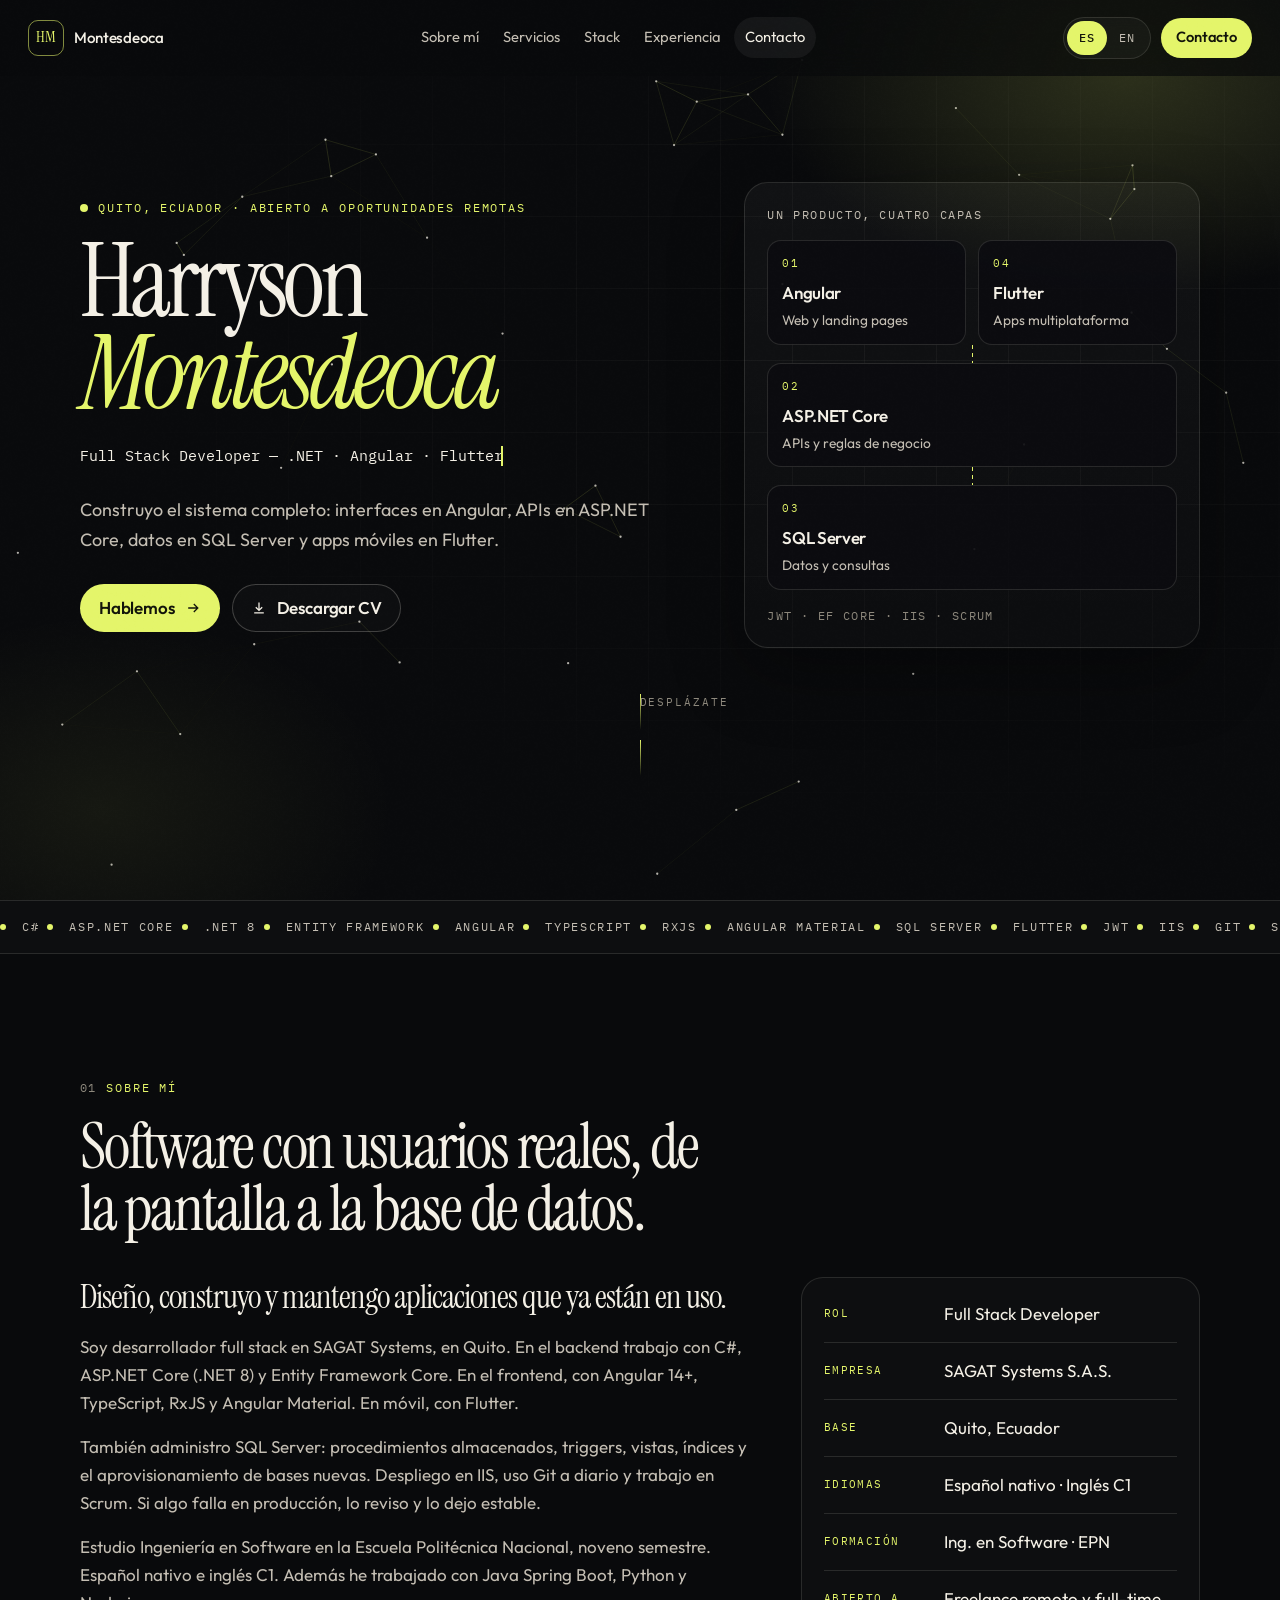
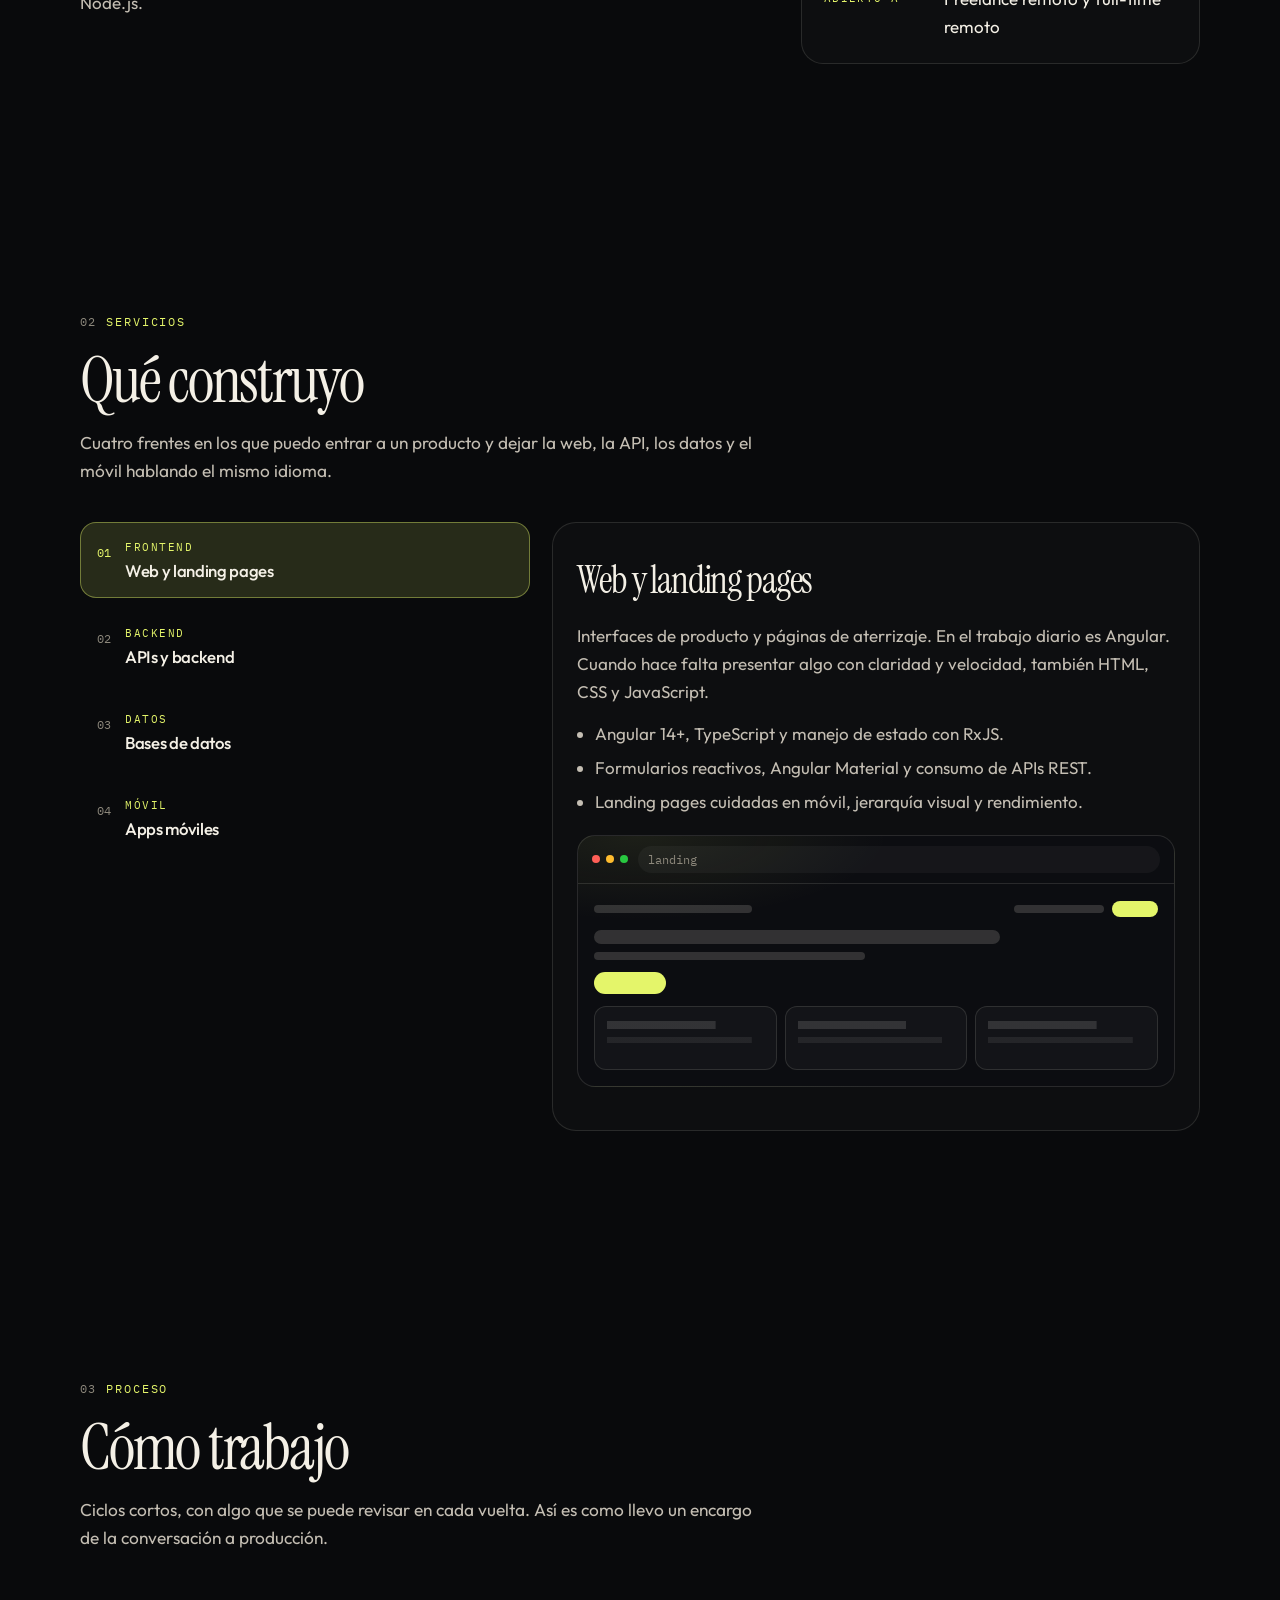
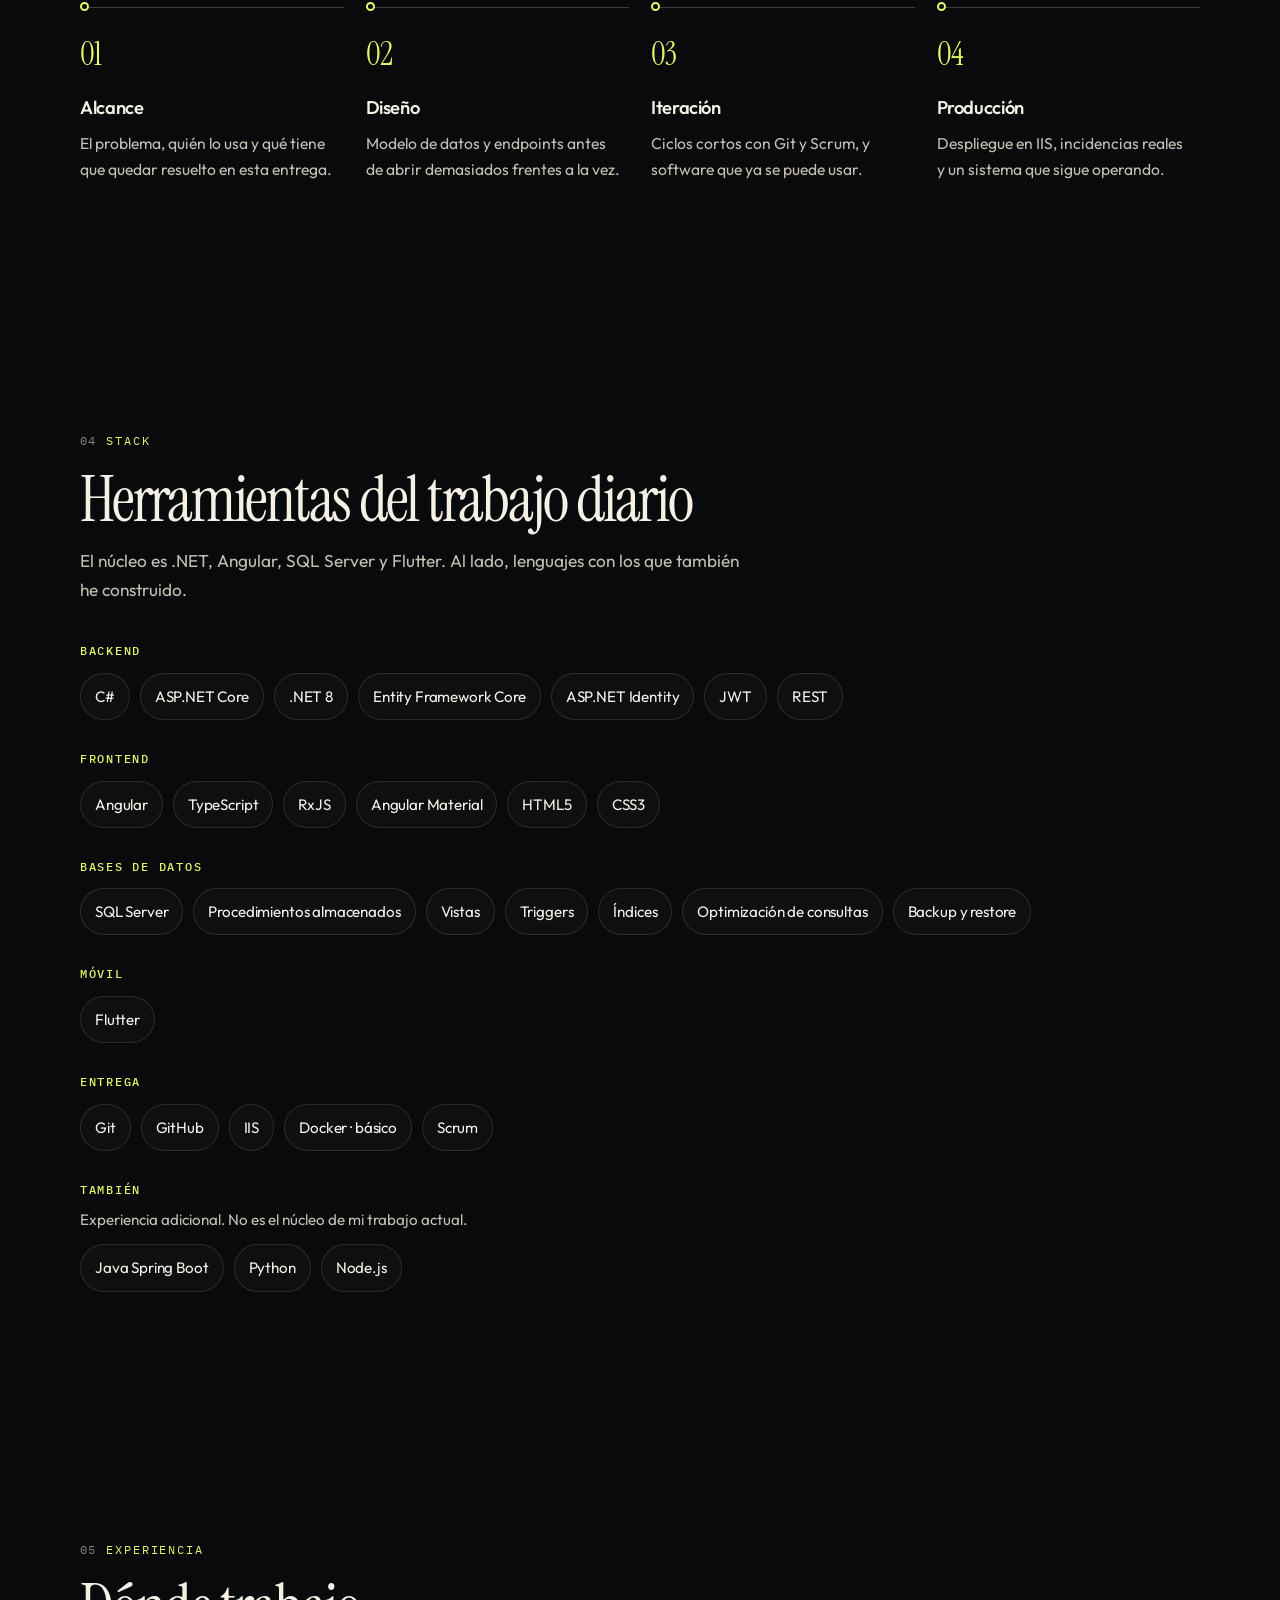
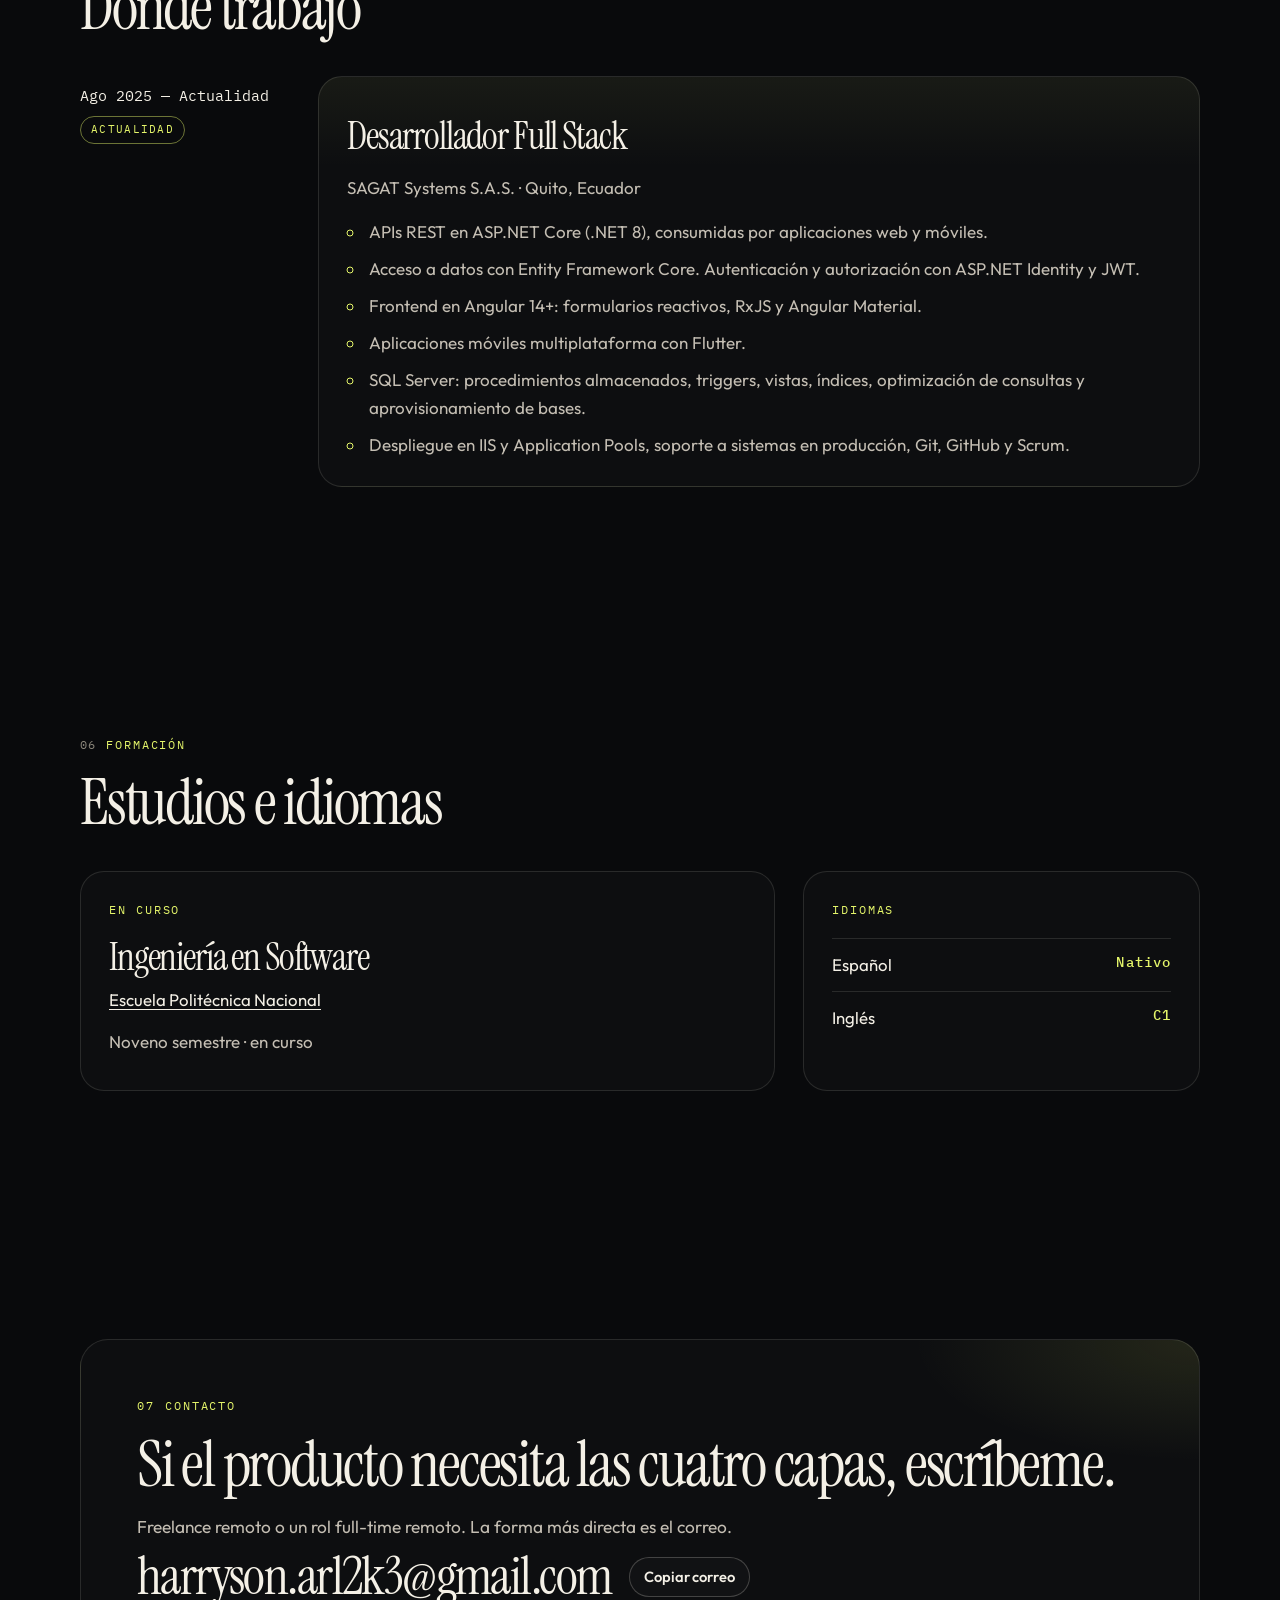
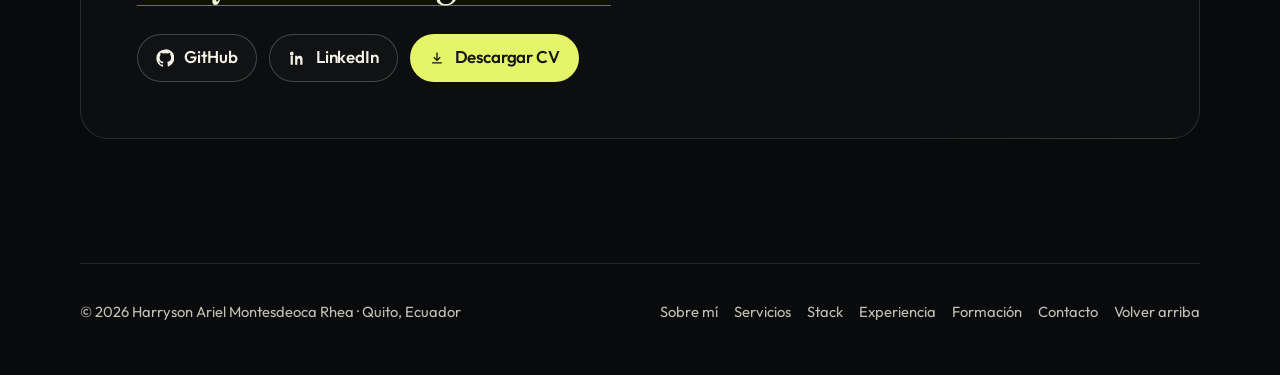
<file: index.html>
<!DOCTYPE html>
<html lang="es">
<head>
  <meta charset="utf-8">
  <meta name="viewport" content="width=device-width, initial-scale=1">
  <title>Harryson Montesdeoca — Desarrollador Full Stack | .NET · Angular · Flutter</title>
  <meta name="description" content="Desarrollador full stack en Quito. APIs con ASP.NET Core, interfaces en Angular, SQL Server y apps móviles en Flutter. Abierto a freelance remoto y roles full-time.">
  <meta name="author" content="Harryson Montesdeoca">
  <meta name="theme-color" content="#090a0c">
  <meta name="color-scheme" content="dark">
  <link rel="canonical" href="https://arl2k3.github.io/">
  <link rel="alternate" hreflang="es" href="https://arl2k3.github.io/">
  <link rel="alternate" hreflang="en" href="https://arl2k3.github.io/?lang=en">
  <link rel="alternate" hreflang="x-default" href="https://arl2k3.github.io/">
  <link rel="me" href="https://github.com/arl2k3">
  <link rel="me" href="https://www.linkedin.com/in/harryson-montesdeoca">

  <meta property="og:type" content="website">
  <meta property="og:locale" content="es_EC">
  <meta property="og:locale:alternate" content="en_US">
  <meta property="og:site_name" content="Harryson Montesdeoca">
  <meta property="og:url" content="https://arl2k3.github.io/">
  <meta property="og:title" content="Harryson Montesdeoca — Desarrollador Full Stack | .NET · Angular · Flutter">
  <meta property="og:description" content="Desarrollador full stack en Quito. APIs con ASP.NET Core, interfaces en Angular, SQL Server y apps móviles en Flutter. Abierto a freelance remoto y roles full-time.">
  <meta property="og:image" content="https://arl2k3.github.io/assets/og.png">
  <meta property="og:image:width" content="1200">
  <meta property="og:image:height" content="630">
  <meta property="og:image:alt" content="Harryson Montesdeoca, Full Stack Developer — .NET · Angular · Flutter">

  <meta name="twitter:card" content="summary_large_image">
  <meta name="twitter:title" content="Harryson Montesdeoca — Desarrollador Full Stack | .NET · Angular · Flutter">
  <meta name="twitter:description" content="Desarrollador full stack en Quito. APIs con ASP.NET Core, interfaces en Angular, SQL Server y apps móviles en Flutter.">
  <meta name="twitter:image" content="https://arl2k3.github.io/assets/og.png">

  <link rel="icon" href="/favicon.svg" type="image/svg+xml">
  <link rel="icon" href="/favicon.ico" sizes="32x32">
  <link rel="apple-touch-icon" href="/assets/apple-touch-icon.png">
  <link rel="manifest" href="/site.webmanifest">

  <link rel="preload" href="/fonts/instrument-serif.woff2" as="font" type="font/woff2" crossorigin>
  <link rel="preload" href="/fonts/instrument-serif-italic.woff2" as="font" type="font/woff2" crossorigin>
  <link rel="stylesheet" href="/css/styles.css?v=d4de94ce">

  <script type="application/ld+json">
  {
    "@context": "https://schema.org",
    "@type": "Person",
    "name": "Harryson Ariel Montesdeoca Rhea",
    "alternateName": "Harryson Montesdeoca",
    "jobTitle": "Full Stack Developer",
    "email": "mailto:harryson.arl2k3@gmail.com",
    "url": "https://arl2k3.github.io/",
    "image": "https://arl2k3.github.io/assets/og.png",
    "address": {
      "@type": "PostalAddress",
      "addressLocality": "Quito",
      "addressCountry": "EC"
    },
    "knowsLanguage": ["es", "en"],
    "knowsAbout": ["ASP.NET Core", "C#", "Angular", "TypeScript", "SQL Server", "Flutter", "Entity Framework Core"],
    "alumniOf": {
      "@type": "CollegeOrUniversity",
      "name": "Escuela Politécnica Nacional",
      "url": "https://www.epn.edu.ec"
    },
    "worksFor": {
      "@type": "Organization",
      "name": "SAGAT Systems S.A.S."
    },
    "sameAs": [
      "https://github.com/arl2k3",
      "https://www.linkedin.com/in/harryson-montesdeoca"
    ]
  }
  </script>
  <script>
    document.documentElement.classList.add("js");
  </script>
</head>
<body id="top">
  <a class="skip" href="#contenido" data-i18n="nav.skip">Saltar al contenido</a>

  <header class="nav" data-nav>
    <a class="logo" href="#top">
      <span class="logo-mark" aria-hidden="true">HM</span>
      <span class="logo-name">Montesdeoca</span>
    </a>
    <nav id="nav-menu" class="nav-links" aria-label="Secciones" data-i18n-aria="nav.sections">
      <a href="#sobre-mi" data-i18n="nav.about">Sobre mí</a>
      <a href="#servicios" data-i18n="nav.services">Servicios</a>
      <a href="#stack" data-i18n="nav.stack">Stack</a>
      <a href="#experiencia" data-i18n="nav.experience">Experiencia</a>
      <a href="#contacto" data-i18n="nav.contact">Contacto</a>
    </nav>
    <div class="nav-tools">
      <div class="lang" role="group" aria-label="Idioma" data-i18n-aria="nav.lang">
        <button type="button" class="lang-btn" data-lang="es" aria-pressed="true">ES</button>
        <button type="button" class="lang-btn" data-lang="en" aria-pressed="false">EN</button>
      </div>
      <a class="btn btn-primary btn-small nav-cta" href="#contacto" data-i18n="nav.cta">Contacto</a>
      <button type="button" class="nav-toggle" aria-expanded="false" aria-controls="nav-menu" aria-label="Abrir menú" data-i18n-aria="nav.open">
        <span class="burger" aria-hidden="true"></span>
      </button>
    </div>
  </header>

  <main id="contenido">
    <section class="hero" aria-labelledby="hero-title">
      <div class="hero-bg" aria-hidden="true">
        <canvas id="field"></canvas>
      </div>
      <div class="wrap hero-grid">
        <div class="hero-copy">
          <p class="status">
            <span class="pulse-dot" aria-hidden="true"></span>
            <span data-i18n="hero.eyebrow">Quito, Ecuador · Abierto a oportunidades remotas</span>
          </p>
          <h1 id="hero-title">
            <span class="name">Harryson<br><span class="name-last">Montesdeoca</span></span>
            <span class="role-wrap"><span class="role" lang="en">Full Stack Developer — .NET · Angular · Flutter</span></span>
          </h1>
          <p class="lead" data-i18n="hero.lead">Construyo el sistema completo: interfaces en Angular, APIs en ASP.NET Core, datos en SQL Server y apps móviles en Flutter.</p>
          <div class="hero-actions">
            <a class="btn btn-primary" href="#contacto">
              <span data-i18n="hero.primary">Hablemos</span>
              <svg viewBox="0 0 20 20" width="16" height="16" aria-hidden="true" fill="none" stroke="currentColor" stroke-width="1.6"><path d="M4 10h12M11 5l5 5-5 5"/></svg>
            </a>
            <a class="btn btn-ghost" href="/cv/Harryson-Montesdeoca-CV.pdf" download="Harryson-Montesdeoca-CV.pdf">
              <svg viewBox="0 0 20 20" width="16" height="16" aria-hidden="true" fill="none" stroke="currentColor" stroke-width="1.6"><path d="M10 3v10M6 9l4 4 4-4M4 16h12"/></svg>
              <span data-i18n="hero.secondary">Descargar CV</span>
            </a>
          </div>
        </div>

        <aside class="system" aria-labelledby="system-title">
          <p class="system-kicker" id="system-title" data-i18n="hero.system">Un producto, cuatro capas</p>
          <div class="system-map">
            <div class="node node-web">
              <span class="node-k">01</span>
              <strong>Angular</strong>
              <em data-i18n="hero.node.web">Web y landing pages</em>
            </div>
            <div class="node node-mobile">
              <span class="node-k">04</span>
              <strong>Flutter</strong>
              <em data-i18n="hero.node.mobile">Apps multiplataforma</em>
            </div>
            <div class="join" aria-hidden="true"></div>
            <div class="node node-api">
              <span class="node-k">02</span>
              <strong>ASP.NET Core</strong>
              <em data-i18n="hero.node.api">APIs y reglas de negocio</em>
            </div>
            <div class="join" aria-hidden="true"></div>
            <div class="node node-db">
              <span class="node-k">03</span>
              <strong>SQL Server</strong>
              <em data-i18n="hero.node.db">Datos y consultas</em>
            </div>
          </div>
          <p class="system-foot" data-i18n="hero.systemFoot">JWT · EF Core · IIS · Scrum</p>
        </aside>
      </div>
      <p class="scroll-hint"><span data-i18n="hero.scroll">Desplázate</span><span aria-hidden="true"></span></p>
    </section>

    <div class="band" aria-hidden="true">
      <div class="marquee">
        <div class="marquee-track">
          <p class="marquee-seq">
            <span>C#</span><span>ASP.NET Core</span><span>.NET 8</span><span>Entity Framework</span><span>Angular</span><span>TypeScript</span><span>RxJS</span><span>Angular Material</span><span>SQL Server</span><span>Flutter</span><span>JWT</span><span>IIS</span><span>Git</span><span>Scrum</span>
          </p>
          <p class="marquee-seq">
            <span>C#</span><span>ASP.NET Core</span><span>.NET 8</span><span>Entity Framework</span><span>Angular</span><span>TypeScript</span><span>RxJS</span><span>Angular Material</span><span>SQL Server</span><span>Flutter</span><span>JWT</span><span>IIS</span><span>Git</span><span>Scrum</span>
          </p>
        </div>
      </div>
    </div>

    <section class="section" id="sobre-mi">
      <div class="wrap">
        <header class="section-head reveal">
          <p class="eyebrow"><span>01</span> <span data-i18n="about.eyebrow">Sobre mí</span></p>
          <h2 data-i18n="about.title">Software con usuarios reales, de la pantalla a la base de datos.</h2>
        </header>
        <div class="about-grid">
          <div class="about-copy reveal">
            <p class="pull" data-i18n="about.pull">Diseño, construyo y mantengo aplicaciones que ya están en uso.</p>
            <p data-i18n="about.p1">Soy desarrollador full stack en SAGAT Systems, en Quito. En el backend trabajo con C#, ASP.NET Core (.NET 8) y Entity Framework Core. En el frontend, con Angular 14+, TypeScript, RxJS y Angular Material. En móvil, con Flutter.</p>
            <p data-i18n="about.p2">También administro SQL Server: procedimientos almacenados, triggers, vistas, índices y el aprovisionamiento de bases nuevas. Despliego en IIS, uso Git a diario y trabajo en Scrum. Si algo falla en producción, lo reviso y lo dejo estable.</p>
            <p data-i18n="about.p3">Estudio Ingeniería en Software en la Escuela Politécnica Nacional, noveno semestre. Español nativo e inglés C1. Además he trabajado con Java Spring Boot, Python y Node.js.</p>
          </div>
          <dl class="facts reveal" style="--d: 80ms">
            <div>
              <dt data-i18n="about.role.k">Rol</dt>
              <dd data-i18n="about.role.v">Full Stack Developer</dd>
            </div>
            <div>
              <dt data-i18n="about.co.k">Empresa</dt>
              <dd data-i18n="about.co.v">SAGAT Systems S.A.S.</dd>
            </div>
            <div>
              <dt data-i18n="about.base.k">Base</dt>
              <dd data-i18n="about.base.v">Quito, Ecuador</dd>
            </div>
            <div>
              <dt data-i18n="about.lang.k">Idiomas</dt>
              <dd data-i18n="about.lang.v">Español nativo · Inglés C1</dd>
            </div>
            <div>
              <dt data-i18n="about.edu.k">Formación</dt>
              <dd data-i18n="about.edu.v">Ing. en Software · EPN</dd>
            </div>
            <div>
              <dt data-i18n="about.open.k">Abierto a</dt>
              <dd data-i18n="about.open.v">Freelance remoto y full-time remoto</dd>
            </div>
          </dl>
        </div>
      </div>
    </section>

    <section class="section" id="servicios">
      <div class="wrap">
        <header class="section-head reveal">
          <p class="eyebrow"><span>02</span> <span data-i18n="svc.eyebrow">Servicios</span></p>
          <h2 data-i18n="svc.title">Qué construyo</h2>
          <p class="lede" data-i18n="svc.lede">Cuatro frentes en los que puedo entrar a un producto y dejar la web, la API, los datos y el móvil hablando el mismo idioma.</p>
        </header>

        <div class="svc reveal">
          <input class="svc-input" type="radio" name="service" id="svc-web" checked>
          <input class="svc-input" type="radio" name="service" id="svc-api">
          <input class="svc-input" type="radio" name="service" id="svc-data">
          <input class="svc-input" type="radio" name="service" id="svc-mobile">
          <div class="svc-layout">
            <div class="svc-tabs" role="presentation">
              <label class="svc-tab tab-web" for="svc-web">
                <span class="idx">01</span>
                <span>
                  <span class="kicker" data-i18n="svc.web.kicker">Frontend</span>
                  <span class="name" data-i18n="svc.web.title">Web y landing pages</span>
                </span>
              </label>
              <label class="svc-tab tab-api" for="svc-api">
                <span class="idx">02</span>
                <span>
                  <span class="kicker" data-i18n="svc.api.kicker">Backend</span>
                  <span class="name" data-i18n="svc.api.title">APIs y backend</span>
                </span>
              </label>
              <label class="svc-tab tab-data" for="svc-data">
                <span class="idx">03</span>
                <span>
                  <span class="kicker" data-i18n="svc.data.kicker">Datos</span>
                  <span class="name" data-i18n="svc.data.title">Bases de datos</span>
                </span>
              </label>
              <label class="svc-tab tab-mobile" for="svc-mobile">
                <span class="idx">04</span>
                <span>
                  <span class="kicker" data-i18n="svc.mobile.kicker">Móvil</span>
                  <span class="name" data-i18n="svc.mobile.title">Apps móviles</span>
                </span>
              </label>
            </div>

            <div class="svc-panels">
              <article class="svc-panel panel-web">
                <h3 data-i18n="svc.web.title">Web y landing pages</h3>
                <p data-i18n="svc.web.body">Interfaces de producto y páginas de aterrizaje. En el trabajo diario es Angular. Cuando hace falta presentar algo con claridad y velocidad, también HTML, CSS y JavaScript.</p>
                <ul>
                  <li data-i18n="svc.web.b1">Angular 14+, TypeScript y manejo de estado con RxJS.</li>
                  <li data-i18n="svc.web.b2">Formularios reactivos, Angular Material y consumo de APIs REST.</li>
                  <li data-i18n="svc.web.b3">Landing pages cuidadas en móvil, jerarquía visual y rendimiento.</li>
                </ul>
                <figure class="viz viz-web">
                  <div class="browser" aria-hidden="true">
                    <div class="browser-bar">
                      <span class="dots"><i></i><i></i><i></i></span>
                      <span class="url" data-i18n="viz.web.url">landing</span>
                    </div>
                    <div class="wire">
                      <div class="w-nav"><span></span><span></span><b></b></div>
                      <div class="w-hero"><span></span><span></span><b></b></div>
                      <div class="w-cards"><i></i><i></i><i></i></div>
                    </div>
                  </div>
                </figure>
              </article>

              <article class="svc-panel panel-api">
                <h3 data-i18n="svc.api.title">APIs y backend</h3>
                <p data-i18n="svc.api.body">APIs REST que la web y el móvil pueden compartir. Autenticación, autorización y un acceso a datos que se puede seguir manteniendo.</p>
                <ul>
                  <li data-i18n="svc.api.b1">ASP.NET Core sobre .NET 8, con contratos REST claros.</li>
                  <li data-i18n="svc.api.b2">JWT y ASP.NET Identity para autenticación y roles.</li>
                  <li data-i18n="svc.api.b3">Entity Framework Core como capa de acceso a datos.</li>
                </ul>
                <figure class="viz viz-api">
                  <div class="flow" aria-hidden="true">
                    <div class="flow-track"></div>
                    <span class="packet packet-req"></span>
                    <span class="packet packet-res"></span>
                    <div class="flow-node"><small>01</small><span data-i18n="viz.api.app">App</span></div>
                    <div class="flow-node"><small>02</small><span>API</span></div>
                    <div class="flow-node"><small>03</small><span>Auth</span></div>
                    <div class="flow-node"><small>04</small><span data-i18n="viz.api.data">Datos</span></div>
                  </div>
                </figure>
              </article>

              <article class="svc-panel panel-data">
                <h3 data-i18n="svc.data.title">Bases de datos</h3>
                <p data-i18n="svc.data.body">SQL Server entra en el diseño, no al final. Modelo, consultas, índices y la operación del día a día: respaldos, restauración y bases nuevas.</p>
                <ul>
                  <li data-i18n="svc.data.b1">Procedimientos almacenados, vistas y triggers.</li>
                  <li data-i18n="svc.data.b2">Índices y optimización de consultas.</li>
                  <li data-i18n="svc.data.b3">Aprovisionamiento de bases, backup y restore.</li>
                </ul>
                <figure class="viz viz-data">
                  <div class="schema" aria-hidden="true">
                    <svg class="schema-svg" viewBox="0 0 100 100" preserveAspectRatio="none">
                      <path class="rel" d="M40 30 C 58 30, 58 24, 64 24"></path>
                      <path class="rel rel-b" d="M40 38 C 52 62, 58 72, 64 76"></path>
                    </svg>
                    <article class="tbl tbl-a">
                      <h4 data-i18n="viz.user">Usuario</h4>
                      <i class="pk"></i><i></i><i></i>
                    </article>
                    <article class="tbl tbl-b">
                      <h4 data-i18n="viz.role">Rol</h4>
                      <i class="pk"></i><i></i>
                    </article>
                    <article class="tbl tbl-c">
                      <h4 data-i18n="viz.session">Sesión</h4>
                      <i class="pk"></i><i></i><i></i>
                    </article>
                  </div>
                </figure>
              </article>

              <article class="svc-panel panel-mobile">
                <h3 data-i18n="svc.mobile.title">Apps móviles</h3>
                <p data-i18n="svc.mobile.body">Aplicaciones multiplataforma en Flutter, apoyadas en las mismas APIs que usa la web. Una base de código para iOS y Android.</p>
                <ul>
                  <li data-i18n="svc.mobile.b1">Interfaces en Flutter conectadas a APIs REST.</li>
                  <li data-i18n="svc.mobile.b2">La misma autenticación y los mismos recursos que la web.</li>
                  <li data-i18n="svc.mobile.b3">Un solo código para iOS y Android.</li>
                </ul>
                <figure class="viz viz-mobile">
                  <div class="phone" aria-hidden="true">
                    <div class="phone-screen">
                      <div class="ph-notch"></div>
                      <div class="ph-head"><span></span><b></b></div>
                      <div class="ph-card"><span></span><span></span></div>
                      <div class="ph-card"><span></span><span></span></div>
                      <div class="ph-nav"><i></i><i></i><i></i></div>
                    </div>
                  </div>
                </figure>
              </article>
            </div>
          </div>
        </div>
      </div>
    </section>

    <section class="section" id="proceso">
      <div class="wrap">
        <header class="section-head reveal">
          <p class="eyebrow"><span>03</span> <span data-i18n="proc.eyebrow">Proceso</span></p>
          <h2 data-i18n="proc.title">Cómo trabajo</h2>
          <p class="lede" data-i18n="proc.lede">Ciclos cortos, con algo que se puede revisar en cada vuelta. Así es como llevo un encargo de la conversación a producción.</p>
        </header>
        <ol class="process-grid">
          <li class="step reveal">
            <span class="step-num">01</span>
            <h3 data-i18n="proc.1.t">Alcance</h3>
            <p data-i18n="proc.1.d">El problema, quién lo usa y qué tiene que quedar resuelto en esta entrega.</p>
          </li>
          <li class="step reveal" style="--d: 70ms">
            <span class="step-num">02</span>
            <h3 data-i18n="proc.2.t">Diseño</h3>
            <p data-i18n="proc.2.d">Modelo de datos y endpoints antes de abrir demasiados frentes a la vez.</p>
          </li>
          <li class="step reveal" style="--d: 140ms">
            <span class="step-num">03</span>
            <h3 data-i18n="proc.3.t">Iteración</h3>
            <p data-i18n="proc.3.d">Ciclos cortos con Git y Scrum, y software que ya se puede usar.</p>
          </li>
          <li class="step reveal" style="--d: 210ms">
            <span class="step-num">04</span>
            <h3 data-i18n="proc.4.t">Producción</h3>
            <p data-i18n="proc.4.d">Despliegue en IIS, incidencias reales y un sistema que sigue operando.</p>
          </li>
        </ol>
      </div>
    </section>

    <section class="section" id="stack">
      <div class="wrap">
        <header class="section-head reveal">
          <p class="eyebrow"><span>04</span> <span data-i18n="stack.eyebrow">Stack</span></p>
          <h2 data-i18n="stack.title">Herramientas del trabajo diario</h2>
          <p class="lede" data-i18n="stack.lede">El núcleo es .NET, Angular, SQL Server y Flutter. Al lado, lenguajes con los que también he construido.</p>
        </header>
        <div class="stack-groups">
          <div class="stack-group reveal">
            <h3 data-i18n="stack.backend">Backend</h3>
            <ul class="chips">
              <li>C#</li>
              <li>ASP.NET Core</li>
              <li>.NET 8</li>
              <li>Entity Framework Core</li>
              <li>ASP.NET Identity</li>
              <li>JWT</li>
              <li>REST</li>
            </ul>
          </div>
          <div class="stack-group reveal">
            <h3 data-i18n="stack.frontend">Frontend</h3>
            <ul class="chips">
              <li>Angular</li>
              <li>TypeScript</li>
              <li>RxJS</li>
              <li>Angular Material</li>
              <li>HTML5</li>
              <li>CSS3</li>
            </ul>
          </div>
          <div class="stack-group reveal">
            <h3 data-i18n="stack.data">Bases de datos</h3>
            <ul class="chips">
              <li>SQL Server</li>
              <li data-i18n="stack.sp">Procedimientos almacenados</li>
              <li data-i18n="stack.views">Vistas</li>
              <li>Triggers</li>
              <li data-i18n="stack.idx">Índices</li>
              <li data-i18n="stack.opt">Optimización de consultas</li>
              <li data-i18n="stack.bak">Backup y restore</li>
            </ul>
          </div>
          <div class="stack-group reveal">
            <h3 data-i18n="stack.mobile">Móvil</h3>
            <ul class="chips">
              <li>Flutter</li>
            </ul>
          </div>
          <div class="stack-group reveal">
            <h3 data-i18n="stack.delivery">Entrega</h3>
            <ul class="chips">
              <li>Git</li>
              <li>GitHub</li>
              <li>IIS</li>
              <li data-i18n="stack.docker">Docker · básico</li>
              <li>Scrum</li>
            </ul>
          </div>
          <div class="stack-group reveal">
            <h3 data-i18n="stack.also">También</h3>
            <p class="note" data-i18n="stack.alsoNote">Experiencia adicional. No es el núcleo de mi trabajo actual.</p>
            <ul class="chips">
              <li>Java Spring Boot</li>
              <li>Python</li>
              <li>Node.js</li>
            </ul>
          </div>
        </div>
      </div>
    </section>

    <section class="section" id="experiencia">
      <div class="wrap">
        <header class="section-head reveal">
          <p class="eyebrow"><span>05</span> <span data-i18n="exp.eyebrow">Experiencia</span></p>
          <h2 data-i18n="exp.title">Dónde trabajo</h2>
        </header>
        <ol class="timeline">
          <li class="reveal">
            <div class="when">
              <time datetime="2025-08" data-i18n="exp.date">Ago 2025 — Actualidad</time>
              <span class="pill" data-i18n="exp.now">Actualidad</span>
            </div>
            <article class="job">
              <h3 data-i18n="exp.role">Desarrollador Full Stack</h3>
              <p class="where" data-i18n="exp.where">SAGAT Systems S.A.S. · Quito, Ecuador</p>
              <ul>
                <li data-i18n="exp.b1">APIs REST en ASP.NET Core (.NET 8), consumidas por aplicaciones web y móviles.</li>
                <li data-i18n="exp.b2">Acceso a datos con Entity Framework Core. Autenticación y autorización con ASP.NET Identity y JWT.</li>
                <li data-i18n="exp.b3">Frontend en Angular 14+: formularios reactivos, RxJS y Angular Material.</li>
                <li data-i18n="exp.b4">Aplicaciones móviles multiplataforma con Flutter.</li>
                <li data-i18n="exp.b5">SQL Server: procedimientos almacenados, triggers, vistas, índices, optimización de consultas y aprovisionamiento de bases.</li>
                <li data-i18n="exp.b6">Despliegue en IIS y Application Pools, soporte a sistemas en producción, Git, GitHub y Scrum.</li>
              </ul>
            </article>
          </li>
        </ol>
      </div>
    </section>

    <section class="section" id="formacion">
      <div class="wrap">
        <header class="section-head reveal">
          <p class="eyebrow"><span>06</span> <span data-i18n="edu.eyebrow">Formación</span></p>
          <h2 data-i18n="edu.title">Estudios e idiomas</h2>
        </header>
        <div class="edu-grid">
          <article class="card reveal">
            <p class="eyebrow" data-i18n="edu.kicker">En curso</p>
            <h3 data-i18n="edu.degree">Ingeniería en Software</h3>
            <p class="school">
              <a href="https://www.epn.edu.ec" target="_blank" rel="noopener noreferrer" data-i18n="edu.school" data-i18n-aria="contact.schoolAria">Escuela Politécnica Nacional</a>
            </p>
            <p class="status-line" data-i18n="edu.status">Noveno semestre · en curso</p>
          </article>
          <article class="card reveal" style="--d: 80ms">
            <p class="eyebrow" data-i18n="edu.langTitle">Idiomas</p>
            <ul class="lang-lines">
              <li><span data-i18n="edu.es">Español</span> <b data-i18n="edu.esk">Nativo</b></li>
              <li><span data-i18n="edu.en">Inglés</span> <b data-i18n="edu.enk">C1</b></li>
            </ul>
          </article>
        </div>
      </div>
    </section>

    <section class="section" id="contacto">
      <div class="wrap">
        <div class="contact-panel reveal">
          <p class="eyebrow"><span>07</span> <span data-i18n="contact.eyebrow">Contacto</span></p>
          <h2 data-i18n="contact.title">Si el producto necesita las cuatro capas, escríbeme.</h2>
          <p class="lede" data-i18n="contact.lede">Freelance remoto o un rol full-time remoto. La forma más directa es el correo.</p>
          <div class="contact-email">
            <a class="email" href="mailto:harryson.arl2k3@gmail.com">harryson.arl2k3@gmail.com</a>
            <button type="button" class="btn btn-ghost btn-small" data-copy="harryson.arl2k3@gmail.com">
              <span data-i18n="contact.copy" aria-live="polite">Copiar correo</span>
            </button>
          </div>
          <div class="contact-links">
            <a class="btn btn-ghost" href="https://github.com/arl2k3" target="_blank" rel="noopener noreferrer" data-i18n-aria="contact.githubAria" aria-label="GitHub, se abre en una pestaña nueva">
              <svg viewBox="0 0 24 24" width="18" height="18" aria-hidden="true" fill="currentColor"><path d="M12 .5A11.5 11.5 0 0 0 .5 12.3c0 5.2 3.4 9.6 8.1 11.2.6.1.8-.3.8-.6v-2.1c-3.3.7-4-1.6-4-1.6-.5-1.4-1.3-1.8-1.3-1.8-1.1-.8.1-.8.1-.8 1.2.1 1.8 1.2 1.8 1.2 1.1 1.9 2.8 1.3 3.5 1 .1-.8.4-1.3.7-1.6-2.6-.3-5.3-1.3-5.3-5.9 0-1.3.5-2.4 1.2-3.2-.1-.3-.5-1.6.1-3.2 0 0 1-.3 3.3 1.2a11.4 11.4 0 0 1 6 0c2.3-1.5 3.3-1.2 3.3-1.2.6 1.6.2 2.9.1 3.2.8.8 1.2 1.9 1.2 3.2 0 4.6-2.7 5.6-5.3 5.9.4.4.8 1.1.8 2.2v3.2c0 .3.2.7.8.6 4.7-1.6 8.1-6 8.1-11.2A11.5 11.5 0 0 0 12 .5Z"/></svg>
              GitHub
            </a>
            <a class="btn btn-ghost" href="https://www.linkedin.com/in/harryson-montesdeoca" target="_blank" rel="noopener noreferrer" data-i18n-aria="contact.linkedinAria" aria-label="LinkedIn, se abre en una pestaña nueva">
              <svg viewBox="0 0 24 24" width="18" height="18" aria-hidden="true" fill="currentColor"><path d="M4.98 3.5A2.5 2.5 0 1 1 5 8.5a2.5 2.5 0 0 1-.02-5ZM3.5 9h3V21h-3V9ZM9.5 9h2.9v1.6h.1c.4-.8 1.4-1.7 3-1.7 3.2 0 3.8 2.1 3.8 4.8V21h-3v-5.3c0-1.3 0-2.9-1.8-2.9s-2 1.4-2 2.8V21h-3V9Z"/></svg>
              LinkedIn
            </a>
            <a class="btn btn-primary" href="/cv/Harryson-Montesdeoca-CV.pdf" download="Harryson-Montesdeoca-CV.pdf">
              <svg viewBox="0 0 20 20" width="16" height="16" aria-hidden="true" fill="none" stroke="currentColor" stroke-width="1.6"><path d="M10 3v10M6 9l4 4 4-4M4 16h12"/></svg>
              <span data-i18n="hero.secondary">Descargar CV</span>
            </a>
          </div>
        </div>
      </div>
    </section>
  </main>

  <footer class="footer">
    <div class="wrap footer-bar">
      <p>© <span id="year">2026</span> <span data-i18n="footer.copy">Harryson Ariel Montesdeoca Rhea · Quito, Ecuador</span></p>
      <nav class="footer-links" aria-label="Footer">
        <a href="#sobre-mi" data-i18n="nav.about">Sobre mí</a>
        <a href="#servicios" data-i18n="nav.services">Servicios</a>
        <a href="#stack" data-i18n="nav.stack">Stack</a>
        <a href="#experiencia" data-i18n="nav.experience">Experiencia</a>
        <a href="#formacion" data-i18n="footer.formacion">Formación</a>
        <a href="#contacto" data-i18n="nav.contact">Contacto</a>
        <a class="to-top" href="#top" data-i18n="footer.top">Volver arriba</a>
      </nav>
    </div>
  </footer>

  <script src="/js/main.js?v=d4de94ce" defer></script>
</body>
</html>
</file>
<file: css/styles.css>
/* Harryson Montesdeoca — portfolio
   Fonts: Instrument Serif, Outfit, IBM Plex Mono (SIL OFL). See /fonts. */

:root {
  --bg: #090a0c;
  --bg-elev: #121318;
  --bg-code: #0c0d11;
  --line: rgba(244, 240, 230, 0.12);
  --line-strong: rgba(244, 240, 230, 0.22);
  --text: #f4f0e6;
  --muted: #c4beb3;
  --faint: #8d887c;
  --accent: #e4f56a;
  --accent-soft: rgba(228, 245, 106, 0.14);
  --ink: #12140a;
  --serif: "Instrument Serif", "Iowan Old Style", Palatino, Georgia, serif;
  --sans: "Outfit", "Segoe UI", sans-serif;
  --mono: "IBM Plex Mono", ui-monospace, "SFMono-Regular", Menlo, Consolas, monospace;
  --nav-h: 76px;
  --shadow: 0 24px 70px rgba(0, 0, 0, 0.35);
  --ease: cubic-bezier(0.22, 1, 0.36, 1);
  color-scheme: dark;
  accent-color: var(--accent);
}

@font-face {
  font-family: "Instrument Serif";
  src: url("../fonts/instrument-serif.woff2") format("woff2");
  font-weight: 400;
  font-style: normal;
  font-display: optional;
  unicode-range: U+0000-00FF, U+0131, U+0152-0153, U+02BB-02BC, U+02C6, U+02DA, U+02DC, U+0304, U+0308, U+0329, U+2000-206F, U+20AC, U+2122, U+2191, U+2193, U+2212, U+2215, U+FEFF, U+FFFD;
}

@font-face {
  font-family: "Instrument Serif";
  src: url("../fonts/instrument-serif-italic.woff2") format("woff2");
  font-weight: 400;
  font-style: italic;
  font-display: optional;
  unicode-range: U+0000-00FF, U+0131, U+0152-0153, U+02BB-02BC, U+02C6, U+02DA, U+02DC, U+0304, U+0308, U+0329, U+2000-206F, U+20AC, U+2122, U+2191, U+2193, U+2212, U+2215, U+FEFF, U+FFFD;
}

@font-face {
  font-family: "Outfit";
  src: url("../fonts/outfit.woff2") format("woff2");
  font-weight: 300 600;
  font-style: normal;
  font-display: swap;
  unicode-range: U+0000-00FF, U+0131, U+0152-0153, U+02BB-02BC, U+02C6, U+02DA, U+02DC, U+0304, U+0308, U+0329, U+2000-206F, U+20AC, U+2122, U+2191, U+2193, U+2212, U+2215, U+FEFF, U+FFFD;
}

@font-face {
  font-family: "IBM Plex Mono";
  src: url("../fonts/ibm-plex-mono-400.woff2") format("woff2");
  font-weight: 400;
  font-style: normal;
  font-display: swap;
  unicode-range: U+0000-00FF, U+0131, U+0152-0153, U+02BB-02BC, U+02C6, U+02DA, U+02DC, U+0304, U+0308, U+0329, U+2000-206F, U+20AC, U+2122, U+2191, U+2193, U+2212, U+2215, U+FEFF, U+FFFD;
}

@font-face {
  font-family: "IBM Plex Mono";
  src: url("../fonts/ibm-plex-mono-500.woff2") format("woff2");
  font-weight: 500;
  font-style: normal;
  font-display: swap;
  unicode-range: U+0000-00FF, U+0131, U+0152-0153, U+02BB-02BC, U+02C6, U+02DA, U+02DC, U+0304, U+0308, U+0329, U+2000-206F, U+20AC, U+2122, U+2191, U+2193, U+2212, U+2215, U+FEFF, U+FFFD;
}

*,
*::before,
*::after {
  box-sizing: border-box;
}

html {
  scroll-behavior: smooth;
  scroll-padding-top: 92px;
  overflow-x: clip;
  -webkit-text-size-adjust: 100%;
  text-size-adjust: 100%;
}

body {
  margin: 0;
  min-height: 100vh;
  background: var(--bg);
  color: var(--text);
  font-family: var(--sans);
  font-weight: 400;
  font-size: 1.0625rem;
  line-height: 1.65;
  text-rendering: optimizeLegibility;
}

body::before {
  content: "";
  position: fixed;
  inset: 0;
  z-index: 80;
  pointer-events: none;
  opacity: 0.22;
  background-image: url("../assets/noise.png");
  background-size: 180px 180px;
  mix-blend-mode: overlay;
}

img,
svg {
  display: block;
  max-width: 100%;
}

button,
input {
  font: inherit;
  color: inherit;
}

a {
  color: inherit;
}

::selection {
  background: var(--accent);
  color: var(--ink);
}

:focus-visible {
  outline: 2px solid var(--accent);
  outline-offset: 3px;
}

.sr-only {
  position: absolute;
  width: 1px;
  height: 1px;
  padding: 0;
  margin: -1px;
  overflow: hidden;
  clip: rect(0, 0, 0, 0);
  white-space: nowrap;
  border: 0;
}

.skip {
  position: absolute;
  left: 12px;
  top: -48px;
  z-index: 100;
  background: var(--accent);
  color: var(--ink);
  padding: 10px 14px;
  border-radius: 999px;
  text-decoration: none;
  font-weight: 560;
}

.skip:focus {
  top: 12px;
}

.wrap {
  width: min(1120px, calc(100% - 48px));
  margin-inline: auto;
}

.nav {
  position: fixed;
  top: 0;
  left: 0;
  right: 0;
  z-index: 60;
  height: var(--nav-h);
  display: grid;
  grid-template-columns: auto 1fr auto;
  align-items: center;
  gap: 18px;
  padding: 0 28px;
  background: rgba(9, 10, 12, 0.72);
  backdrop-filter: blur(18px) saturate(1.3);
  -webkit-backdrop-filter: blur(18px) saturate(1.3);
  border-bottom: 1px solid transparent;
  transition: border-color 0.3s var(--ease), background 0.3s var(--ease);
}

.nav.is-scrolled {
  border-bottom-color: var(--line);
  background: rgba(9, 10, 12, 0.88);
}

.logo {
  display: flex;
  align-items: center;
  gap: 10px;
  text-decoration: none;
  color: var(--text);
  min-height: 44px;
}

.logo-mark {
  width: 36px;
  height: 36px;
  display: grid;
  place-items: center;
  border-radius: 10px;
  border: 1px solid rgba(228, 245, 106, 0.55);
  color: var(--accent);
  font-family: var(--serif);
  font-size: 1rem;
  letter-spacing: -0.03em;
}

.logo-name {
  font-size: 0.95rem;
  letter-spacing: -0.02em;
  font-weight: 500;
}

.nav-links {
  display: flex;
  justify-content: center;
  align-items: center;
  gap: 2px;
}

.nav-links a {
  color: var(--muted);
  text-decoration: none;
  font-size: 0.92rem;
  padding: 8px 11px;
  border-radius: 999px;
  transition: color 0.2s var(--ease), background 0.2s var(--ease);
}

.nav-links a:hover,
.nav-links a.is-active {
  color: var(--text);
}

.nav-links a.is-active {
  background: rgba(255, 255, 255, 0.05);
}

.nav-tools {
  display: flex;
  align-items: center;
  gap: 10px;
}

.lang {
  display: flex;
  padding: 3px;
  border: 1px solid var(--line);
  border-radius: 999px;
  background: rgba(255, 255, 255, 0.03);
}

.lang-btn {
  border: 0;
  background: transparent;
  color: var(--muted);
  font-family: var(--mono);
  font-size: 0.72rem;
  letter-spacing: 0.08em;
  min-width: 40px;
  min-height: 34px;
  border-radius: 999px;
  cursor: pointer;
}

.lang-btn[aria-pressed="true"] {
  background: var(--accent);
  color: var(--ink);
  font-weight: 500;
}

.nav-toggle {
  display: none;
  width: 44px;
  height: 44px;
  place-items: center;
  border-radius: 12px;
  border: 1px solid var(--line);
  background: transparent;
  cursor: pointer;
}

.burger,
.burger::before,
.burger::after {
  display: block;
  width: 18px;
  height: 1.5px;
  background: var(--text);
  position: relative;
  border-radius: 2px;
}

.burger::before,
.burger::after {
  content: "";
  position: absolute;
  left: 0;
}

.burger::before {
  top: -6px;
}

.burger::after {
  top: 6px;
}

.nav.is-open .burger {
  background: transparent;
}

.nav.is-open .burger::before {
  top: 0;
  transform: rotate(45deg);
}

.nav.is-open .burger::after {
  top: 0;
  transform: rotate(-45deg);
}

.btn {
  display: inline-flex;
  align-items: center;
  justify-content: center;
  gap: 10px;
  min-height: 48px;
  padding: 0 18px;
  border-radius: 999px;
  border: 1px solid transparent;
  text-decoration: none;
  font-weight: 560;
  letter-spacing: -0.01em;
  cursor: pointer;
  background: transparent;
  transition: transform 0.25s var(--ease), background 0.25s var(--ease), border-color 0.25s var(--ease), color 0.25s var(--ease);
}

.btn svg {
  transition: transform 0.25s var(--ease);
}

.btn:hover svg {
  transform: translateX(3px);
}

.btn-primary {
  background: var(--accent);
  color: var(--ink);
}

.btn-primary:hover {
  background: #eef7a4;
  transform: translateY(-2px);
}

.btn-ghost {
  color: var(--text);
  border-color: var(--line-strong);
  background: rgba(255, 255, 255, 0.02);
}

.btn-ghost:hover {
  border-color: var(--accent);
  color: var(--accent);
  transform: translateY(-2px);
}

.btn-small {
  min-height: 40px;
  padding: 0 14px;
  font-size: 0.92rem;
}

.hero {
  position: relative;
  min-height: 100svh;
  display: flex;
  flex-direction: column;
  justify-content: center;
  padding: calc(var(--nav-h) + 18px) 0 36px;
}

.hero-bg {
  position: absolute;
  inset: 0;
  overflow: hidden;
  pointer-events: none;
}

.hero-bg canvas {
  width: 100%;
  height: 100%;
  display: block;
}

.hero-bg::before,
.hero-bg::after {
  content: "";
  position: absolute;
  inset: 0;
}

.hero-bg::before {
  background-image:
    linear-gradient(rgba(244, 240, 230, 0.045) 1px, transparent 1px),
    linear-gradient(90deg, rgba(244, 240, 230, 0.045) 1px, transparent 1px);
  background-size: 72px 72px;
  mask-image: radial-gradient(ellipse at 70% 40%, #000 10%, transparent 68%);
}

.hero-bg::after {
  background:
    radial-gradient(520px 320px at 88% 8%, rgba(228, 245, 106, 0.16), transparent 70%),
    radial-gradient(420px 280px at 8% 90%, rgba(228, 245, 106, 0.06), transparent 70%);
}

.hero-grid {
  position: relative;
  z-index: 1;
  display: grid;
  grid-template-columns: minmax(0, 1.15fr) minmax(280px, 0.85fr);
  gap: 48px;
  align-items: center;
}

.eyebrow,
.status {
  display: flex;
  align-items: center;
  gap: 10px;
  margin: 0 0 18px;
  color: var(--accent);
  font-family: var(--mono);
  font-size: 0.75rem;
  letter-spacing: 0.16em;
  text-transform: uppercase;
}

.section-head .eyebrow span:first-child {
  color: var(--faint);
  letter-spacing: 0.08em;
}

.pulse-dot {
  width: 8px;
  height: 8px;
  border-radius: 50%;
  background: var(--accent);
  box-shadow: 0 0 0 0 rgba(228, 245, 106, 0.55);
  animation: ping 2.4s ease-out infinite;
  flex: none;
}

@keyframes ping {
  70% {
    box-shadow: 0 0 0 9px rgba(228, 245, 106, 0);
  }
  100% {
    box-shadow: 0 0 0 0 rgba(228, 245, 106, 0);
  }
}

h1 {
  margin: 0;
  font-weight: 400;
}

.name {
  display: block;
  font-family: var(--serif);
  font-weight: 400;
  font-size: clamp(4rem, 8vw, 7.15rem);
  line-height: 0.9;
  letter-spacing: -0.045em;
}

.name-last {
  font-style: italic;
  color: var(--accent);
}

.role-wrap {
  display: inline-block;
  position: relative;
  max-width: 100%;
  margin-top: 22px;
  animation: typeclip 2.15s steps(49, end) 0.2s both;
}

.role {
  display: block;
  font-family: var(--mono);
  font-weight: 400;
  font-size: clamp(0.78rem, 1.2vw, 0.95rem);
  letter-spacing: 0;
  color: var(--text);
  white-space: nowrap;
}

.role-wrap::after {
  content: "";
  position: absolute;
  top: 0.12em;
  bottom: 0.08em;
  left: 0;
  width: 2px;
  background: var(--accent);
  animation: caretm 2.15s steps(49, end) 0.2s both, blink 1s steps(1, end) 2.4s infinite;
}

@keyframes typeclip {
  from {
    clip-path: inset(0 100% 0 0);
  }
  to {
    clip-path: inset(0 0 0 0);
  }
}

@keyframes caretm {
  from {
    left: 0;
  }
  to {
    left: calc(100% - 2px);
  }
}

@keyframes blink {
  50% {
    opacity: 0;
  }
}

.lead {
  max-width: 38rem;
  margin: 22px 0 0;
  color: var(--muted);
  font-size: 1.12rem;
  line-height: 1.7;
  text-wrap: pretty;
}

.hero-actions {
  display: flex;
  flex-wrap: wrap;
  gap: 12px;
  margin-top: 28px;
}

.system {
  position: relative;
  border: 1px solid var(--line);
  border-radius: 24px;
  padding: 22px;
  background:
    linear-gradient(180deg, rgba(255, 255, 255, 0.035), rgba(255, 255, 255, 0.015));
  box-shadow: var(--shadow);
}

.system-kicker {
  margin: 0 0 16px;
  font-family: var(--mono);
  font-size: 0.72rem;
  letter-spacing: 0.14em;
  text-transform: uppercase;
  color: var(--muted);
}

.system-map {
  display: grid;
  grid-template-columns: 1fr 1fr;
  gap: 0 12px;
}

.node {
  position: relative;
  z-index: 1;
  background: rgba(12, 13, 17, 0.92);
  border: 1px solid var(--line);
  border-radius: 14px;
  padding: 14px 14px 12px;
  min-height: 84px;
  transition: border-color 0.25s var(--ease), transform 0.25s var(--ease);
}

.node:hover {
  border-color: rgba(228, 245, 106, 0.55);
  transform: translateY(-3px);
}

.node-web {
  grid-column: 1;
}

.node-mobile {
  grid-column: 2;
}

.node-api,
.node-db {
  grid-column: 1 / -1;
}

.node-k {
  display: block;
  font-family: var(--mono);
  font-size: 0.68rem;
  letter-spacing: 0.14em;
  color: var(--accent);
  margin-bottom: 6px;
}

.node strong {
  display: block;
  font-weight: 560;
  letter-spacing: -0.02em;
}

.node em {
  display: block;
  margin-top: 2px;
  font-style: normal;
  color: var(--muted);
  font-size: 0.86rem;
}

.join {
  grid-column: 1 / -1;
  height: 18px;
  position: relative;
}

.join::before {
  content: "";
  position: absolute;
  left: 50%;
  top: 0;
  bottom: 0;
  width: 1px;
  background: repeating-linear-gradient(to bottom, var(--accent) 0 4px, transparent 4px 8px);
  animation: flow 0.9s linear infinite;
}

@keyframes flow {
  to {
    background-position: 0 8px;
  }
}

.system-foot {
  margin: 16px 0 0;
  color: var(--faint);
  font-family: var(--mono);
  font-size: 0.72rem;
  letter-spacing: 0.12em;
  text-transform: uppercase;
}

.scroll-hint {
  position: relative;
  z-index: 1;
  margin: 36px 0 0;
  text-align: center;
  color: var(--faint);
  font-family: var(--mono);
  font-size: 0.68rem;
  letter-spacing: 0.18em;
  text-transform: uppercase;
}

.scroll-hint span {
  display: block;
  width: 1px;
  height: 36px;
  margin: 10px auto 0;
  background: linear-gradient(var(--accent), transparent);
}

.band {
  border-block: 1px solid var(--line);
  background: rgba(255, 255, 255, 0.015);
  overflow: hidden;
  padding: 16px 0;
}

.marquee-track,
.marquee-seq {
  display: flex;
  align-items: center;
  margin: 0;
}

body.nav-open {
  overflow: hidden;
}

.marquee-track {
  width: max-content;
  animation: ticker 46s linear infinite;
}

.band:hover .marquee-track {
  animation-play-state: paused;
}

.marquee-seq span {
  font-family: var(--mono);
  font-size: 0.75rem;
  letter-spacing: 0.14em;
  text-transform: uppercase;
  color: var(--muted);
  padding: 0 8px 0 22px;
  position: relative;
  user-select: none;
}

.marquee-seq span::before {
  content: "";
  width: 6px;
  height: 6px;
  border-radius: 50%;
  background: var(--accent);
  position: absolute;
  left: 0;
  top: 50%;
  transform: translateY(-50%);
}

@keyframes ticker {
  from {
    transform: translateX(0);
  }
  to {
    transform: translateX(-50%);
  }
}

.section {
  padding: clamp(76px, 11vw, 124px) 0;
}

.section-head {
  margin-bottom: 36px;
  max-width: 44rem;
}

h2 {
  margin: 0;
  font-family: var(--serif);
  font-weight: 400;
  font-size: clamp(2.5rem, 5vw, 4.15rem);
  letter-spacing: -0.035em;
  line-height: 0.98;
  text-wrap: balance;
}

.section-head .lede,
.lede {
  margin: 16px 0 0;
  color: var(--muted);
  font-size: 1.08rem;
  max-width: 42rem;
}

.about-grid,
.edu-grid,
.contact-grid {
  display: grid;
  gap: 28px;
}

.about-grid {
  grid-template-columns: 1.35fr 0.8fr;
  gap: 48px;
  align-items: start;
}

.about-copy p {
  margin: 0 0 16px;
  color: var(--muted);
}

.about-copy p:last-child {
  margin-bottom: 0;
}

.pull {
  font-family: var(--serif);
  font-size: clamp(1.7rem, 2.6vw, 2.15rem);
  line-height: 1.2;
  letter-spacing: -0.03em;
  color: var(--text) !important;
}

.facts {
  margin: 0;
  border: 1px solid var(--line);
  border-radius: 22px;
  padding: 8px 22px;
  background: rgba(255, 255, 255, 0.02);
}

.facts div {
  display: grid;
  grid-template-columns: 108px 1fr;
  gap: 12px;
  padding: 14px 0;
  border-bottom: 1px solid var(--line);
}

.facts div:last-child {
  border-bottom: 0;
}

.facts dt {
  margin: 0;
  font-family: var(--mono);
  font-size: 0.7rem;
  letter-spacing: 0.12em;
  text-transform: uppercase;
  color: var(--accent);
  padding-top: 4px;
}

.facts dd {
  margin: 0;
  color: var(--text);
}

.svc-input {
  position: absolute;
  width: 1px;
  height: 1px;
  padding: 0;
  margin: -1px;
  overflow: hidden;
  clip: rect(0, 0, 0, 0);
  white-space: nowrap;
  border: 0;
}

.svc,
.svc-layout,
.svc-panels,
.svc-panel,
.viz {
  min-width: 0;
  max-width: 100%;
}

.svc-layout {
  display: grid;
  grid-template-columns: minmax(220px, 0.82fr) minmax(0, 1.18fr);
  gap: 22px;
  align-items: start;
}

.svc-tabs {
  display: grid;
  gap: 10px;
}

.svc-tab {
  display: flex;
  gap: 14px;
  align-items: flex-start;
  padding: 16px 16px;
  border-radius: 16px;
  border: 1px solid transparent;
  cursor: pointer;
  transition: background 0.25s var(--ease), border-color 0.25s var(--ease), transform 0.25s var(--ease);
}

.svc-tab:hover {
  background: rgba(255, 255, 255, 0.03);
  transform: translateX(3px);
}

.svc-tab .idx {
  font-family: var(--mono);
  font-size: 0.75rem;
  color: var(--faint);
  padding-top: 4px;
}

.svc-tab .kicker {
  display: block;
  font-family: var(--mono);
  font-size: 0.68rem;
  letter-spacing: 0.14em;
  text-transform: uppercase;
  color: var(--accent);
  margin-bottom: 3px;
}

.svc-tab .name {
  display: block;
  font-family: var(--sans);
  font-size: 1.05rem;
  letter-spacing: -0.02em;
  line-height: 1.25;
  font-weight: 520;
}

#svc-web:focus-visible ~ .svc-layout .tab-web,
#svc-api:focus-visible ~ .svc-layout .tab-api,
#svc-data:focus-visible ~ .svc-layout .tab-data,
#svc-mobile:focus-visible ~ .svc-layout .tab-mobile {
  outline: 2px solid var(--accent);
  outline-offset: 3px;
}

#svc-web:checked ~ .svc-layout .tab-web,
#svc-api:checked ~ .svc-layout .tab-api,
#svc-data:checked ~ .svc-layout .tab-data,
#svc-mobile:checked ~ .svc-layout .tab-mobile {
  background: var(--accent-soft);
  border-color: rgba(228, 245, 106, 0.4);
}

#svc-web:checked ~ .svc-layout .tab-web .idx,
#svc-api:checked ~ .svc-layout .tab-api .idx,
#svc-data:checked ~ .svc-layout .tab-data .idx,
#svc-mobile:checked ~ .svc-layout .tab-mobile .idx {
  color: var(--accent);
}

.svc-panels {
  display: grid;
}

.svc-panel {
  grid-area: 1 / 1;
  opacity: 0;
  visibility: hidden;
  transform: translateY(10px);
  border: 1px solid var(--line);
  border-radius: 24px;
  padding: 26px 24px 22px;
  background: rgba(255, 255, 255, 0.02);
}

#svc-web:checked ~ .svc-layout .panel-web,
#svc-api:checked ~ .svc-layout .panel-api,
#svc-data:checked ~ .svc-layout .panel-data,
#svc-mobile:checked ~ .svc-layout .panel-mobile {
  opacity: 1;
  visibility: visible;
  transform: none;
  transition: opacity 0.4s var(--ease), transform 0.4s var(--ease);
}

.svc-panel h3 {
  margin: 0 0 10px;
  font-family: var(--serif);
  font-size: clamp(1.8rem, 3vw, 2.4rem);
  font-weight: 400;
  letter-spacing: -0.03em;
}

.svc-panel > p {
  margin: 0 0 14px;
  color: var(--muted);
}

.svc-panel ul {
  margin: 0 0 18px;
  padding-left: 1.1rem;
  color: var(--muted);
}

.svc-panel li + li {
  margin-top: 6px;
}

.viz {
  margin: 4px 0 0;
}

.viz,
.viz * {
  animation-play-state: paused;
}

#svc-web:checked ~ .svc-layout .panel-web .viz,
#svc-web:checked ~ .svc-layout .panel-web .viz *,
#svc-api:checked ~ .svc-layout .panel-api .viz,
#svc-api:checked ~ .svc-layout .panel-api .viz *,
#svc-data:checked ~ .svc-layout .panel-data .viz,
#svc-data:checked ~ .svc-layout .panel-data .viz *,
#svc-mobile:checked ~ .svc-layout .panel-mobile .viz,
#svc-mobile:checked ~ .svc-layout .panel-mobile .viz * {
  animation-play-state: running;
}

.browser,
.flow,
.schema,
.phone {
  border: 1px solid var(--line);
  border-radius: 18px;
  background:
    radial-gradient(420px 140px at 10% 0%, rgba(228, 245, 106, 0.08), transparent 60%),
    var(--bg-code);
  overflow: hidden;
}

.dots {
  display: flex;
  gap: 6px;
}

.dots i {
  width: 8px;
  height: 8px;
  border-radius: 50%;
  display: block;
  background: #3a3d44;
}

.dots i:nth-child(1) { background: #ff5f57; }
.dots i:nth-child(2) { background: #febc2e; }
.dots i:nth-child(3) { background: #28c840; }

.browser-bar {
  display: flex;
  align-items: center;
  gap: 10px;
  padding: 10px 14px;
  border-bottom: 1px solid var(--line);
}

.url {
  flex: 1;
  min-width: 0;
  border-radius: 999px;
  padding: 4px 10px;
  background: rgba(255, 255, 255, 0.04);
  color: var(--faint);
  font-family: var(--mono);
  font-size: 0.72rem;
}

.wire {
  padding: 16px;
  display: grid;
  gap: 12px;
  min-height: 196px;
}

.w-nav,
.w-hero,
.w-cards i {
  animation: assemble 0.7s var(--ease) both;
}

.w-nav {
  display: flex;
  align-items: center;
  gap: 8px;
  height: 18px;
}

.w-nav span,
.w-hero span,
.ph-card span,
.ph-head span {
  display: block;
  height: 8px;
  border-radius: 99px;
  background: rgba(244, 240, 230, 0.16);
}

.w-nav span:first-child { width: 28%; }
.w-nav span:nth-child(2) { width: 16%; margin-left: auto; }
.w-nav b,
.w-hero b,
.ph-head b {
  width: 46px;
  height: 16px;
  border-radius: 99px;
  background: var(--accent);
  display: block;
}

.w-hero {
  display: grid;
  gap: 8px;
  animation-delay: 0.18s;
}

.w-hero span:first-child { width: 72%; height: 14px; }
.w-hero span:nth-child(2) { width: 48%; }
.w-hero b { width: 72px; height: 22px; margin-top: 4px; }

.w-cards {
  display: grid;
  grid-template-columns: repeat(3, 1fr);
  gap: 8px;
}

.w-cards i {
  display: block;
  height: 64px;
  border-radius: 12px;
  background:
    linear-gradient(rgba(244, 240, 230, 0.14), rgba(244, 240, 230, 0.14)) 12px 14px / 60% 8px no-repeat,
    linear-gradient(rgba(244, 240, 230, 0.08), rgba(244, 240, 230, 0.08)) 12px 30px / 80% 6px no-repeat,
    rgba(255, 255, 255, 0.03);
  border: 1px solid var(--line);
}

.w-cards i:nth-child(1) { animation-delay: 0.36s; }
.w-cards i:nth-child(2) { animation-delay: 0.48s; }
.w-cards i:nth-child(3) { animation-delay: 0.6s; }

@keyframes assemble {
  from { opacity: 0; transform: translateY(10px); }
  to { opacity: 1; transform: none; }
}

.flow {
  position: relative;
  display: grid;
  grid-template-columns: repeat(4, minmax(0, 1fr));
  gap: 10px;
  padding: 36px 14px;
  min-height: 148px;
}

.flow-track {
  position: absolute;
  left: 12%;
  right: 12%;
  top: 50%;
  height: 2px;
  background: rgba(244, 240, 230, 0.16);
}

.flow-track::after {
  content: "";
  position: absolute;
  inset: 0;
  background: linear-gradient(90deg, transparent, var(--accent), transparent);
  transform: scaleX(0);
  transform-origin: left;
  animation: draw-line 1.1s var(--ease) forwards;
}

.flow-node {
  position: relative;
  z-index: 1;
  text-align: center;
  padding: 12px 6px;
  border-radius: 14px;
  border: 1px solid var(--line);
  background: rgba(12, 13, 17, 0.92);
  animation: assemble 0.6s var(--ease) both;
}

.flow-node:nth-child(4) { animation-delay: 0.12s; }
.flow-node:nth-child(5) { animation-delay: 0.24s; }
.flow-node:nth-child(6) { animation-delay: 0.36s; }
.flow-node:nth-child(7) { animation-delay: 0.48s; }

.flow-node small {
  display: block;
  margin-bottom: 4px;
  color: var(--accent);
  font-family: var(--mono);
  font-size: 0.65rem;
  letter-spacing: 0.12em;
}

.flow-node span {
  font-size: 0.92rem;
  font-weight: 520;
}

.packet {
  position: absolute;
  z-index: 2;
  top: calc(50% - 5px);
  width: 10px;
  height: 10px;
  border-radius: 50%;
  background: var(--accent);
  box-shadow: 0 0 12px rgba(228, 245, 106, 0.8);
  animation: travel 2.8s ease-in-out infinite;
}

.packet-res {
  background: #9dccff;
  box-shadow: 0 0 12px rgba(157, 204, 255, 0.7);
  animation-delay: 1.4s;
}

@keyframes draw-line {
  to { transform: scaleX(1); }
}

@keyframes travel {
  0% { left: 8%; opacity: 0; }
  12% { opacity: 1; }
  88% { opacity: 1; }
  100% { left: 88%; opacity: 0; }
}

@keyframes draw-line-y {
  to { transform: scaleY(1); }
}

@keyframes travel-y {
  0% { top: 8%; opacity: 0; }
  12% { opacity: 1; }
  88% { opacity: 1; }
  100% { top: 86%; opacity: 0; }
}

.schema {
  position: relative;
  height: 240px;
}

.schema-svg {
  position: absolute;
  inset: 0;
  width: 100%;
  height: 100%;
}

.rel {
  fill: none;
  stroke: var(--accent);
  stroke-width: 0.7;
  stroke-dasharray: 80;
  stroke-dashoffset: 0;
  animation: draw-rel 1.3s var(--ease) both;
}

.rel-b { animation-delay: 0.25s; stroke: #9dccff; }

@keyframes draw-rel {
  from { stroke-dashoffset: 80; }
  to { stroke-dashoffset: 0; }
}

.tbl {
  position: absolute;
  z-index: 1;
  width: 42%;
  padding: 10px 12px 12px;
  border-radius: 14px;
  border: 1px solid var(--line);
  background: rgba(12, 13, 17, 0.94);
  animation: assemble 0.6s var(--ease) both;
}

.tbl h4 {
  margin: 0 0 8px;
  font-size: 0.82rem;
  font-weight: 560;
  letter-spacing: -0.01em;
}

.tbl i {
  display: block;
  height: 7px;
  margin-top: 6px;
  border-radius: 99px;
  background: rgba(244, 240, 230, 0.14);
}

.tbl i.pk {
  width: 46%;
  background: var(--accent);
}

.tbl i:nth-child(3) { width: 78%; }
.tbl i:nth-child(4) { width: 62%; }

.tbl-a { left: 6%; top: 16%; animation-delay: 0.05s; }
.tbl-b { right: 6%; top: 8%; width: 36%; animation-delay: 0.2s; }
.tbl-c { right: 6%; bottom: 10%; width: 36%; animation-delay: 0.35s; }

.viz-mobile {
  display: grid;
  justify-items: center;
}

.phone {
  width: 176px;
  padding: 10px;
  border-radius: 28px;
  box-shadow: 0 18px 40px rgba(0, 0, 0, 0.35);
}

.phone-screen {
  position: relative;
  height: 280px;
  border-radius: 20px;
  background: #101114;
  padding: 18px 12px 12px;
  display: flex;
  flex-direction: column;
  gap: 10px;
  overflow: hidden;
}

.ph-notch {
  position: absolute;
  top: 8px;
  left: 50%;
  width: 54px;
  height: 6px;
  transform: translateX(-50%);
  border-radius: 99px;
  background: rgba(244, 240, 230, 0.18);
}

.ph-head,
.ph-card,
.ph-nav {
  animation: assemble 0.65s var(--ease) both;
}

.ph-head {
  display: flex;
  align-items: center;
  gap: 8px;
  margin-top: 8px;
}

.ph-head span { flex: 1; height: 10px; }
.ph-head b { width: 28px; height: 28px; border-radius: 9px; }

.ph-card {
  padding: 12px;
  border-radius: 14px;
  border: 1px solid var(--line);
  background: rgba(255, 255, 255, 0.03);
}

.ph-card span { margin-top: 8px; }
.ph-card span:first-child { width: 70%; margin-top: 0; }
.ph-card span:nth-child(2) { width: 46%; }
.ph-card:nth-child(3) { animation-delay: 0.18s; }
.ph-card:nth-child(4) { animation-delay: 0.32s; }

.ph-nav {
  margin-top: auto;
  display: flex;
  justify-content: space-around;
  padding-top: 8px;
  animation-delay: 0.46s;
}

.ph-nav i {
  width: 18px;
  height: 18px;
  border-radius: 6px;
  background: rgba(244, 240, 230, 0.16);
  display: block;
}

.ph-nav i:nth-child(2) { background: var(--accent); }

.caption {
  margin: 10px 2px 0;
  color: var(--faint);
  font-family: var(--mono);
  font-size: 0.72rem;
  letter-spacing: 0.02em;
}

.process-grid {
  list-style: none;
  margin: 0;
  padding: 18px 0 0;
  display: grid;
  grid-template-columns: repeat(4, 1fr);
  gap: 22px;
}

.step {
  margin: 0;
  padding: 20px 8px 0 0;
  border-top: 1px solid var(--line-strong);
  position: relative;
}

.step::before {
  content: "";
  position: absolute;
  width: 9px;
  height: 9px;
  border-radius: 50%;
  background: var(--bg);
  border: 2px solid var(--accent);
  top: -6px;
  left: 0;
}

.step-num {
  display: block;
  margin-bottom: 12px;
  font-family: var(--serif);
  font-size: 2rem;
  color: var(--accent);
  letter-spacing: -0.03em;
}

.step h3 {
  margin: 0 0 8px;
  font-size: 1.15rem;
  font-weight: 560;
  letter-spacing: -0.02em;
}

.step p {
  margin: 0;
  color: var(--muted);
  font-size: 0.98rem;
}

.stack-groups {
  display: grid;
  gap: 28px;
}

.stack-group h3 {
  margin: 0 0 12px;
  font-size: 0.78rem;
  font-family: var(--mono);
  font-weight: 500;
  letter-spacing: 0.14em;
  text-transform: uppercase;
  color: var(--accent);
}

.stack-group .note {
  margin: -4px 0 12px;
  color: var(--muted);
  font-size: 0.95rem;
}

.chips {
  list-style: none;
  display: flex;
  flex-wrap: wrap;
  gap: 10px;
  margin: 0;
  padding: 0;
}

.chips li {
  border: 1px solid var(--line);
  background: rgba(255, 255, 255, 0.025);
  border-radius: 999px;
  padding: 10px 14px;
  font-size: 0.95rem;
  letter-spacing: -0.01em;
  transition: transform 0.25s var(--ease), border-color 0.25s var(--ease), background 0.25s var(--ease);
}

.chips li:hover {
  transform: translateY(-3px);
  border-color: rgba(228, 245, 106, 0.55);
  background: var(--accent-soft);
}

.timeline {
  list-style: none;
  margin: 0;
  padding: 0;
}

.timeline > li {
  display: grid;
  grid-template-columns: 210px 1fr;
  gap: 28px;
  align-items: start;
}

.when {
  position: sticky;
  top: 100px;
  display: flex;
  flex-direction: column;
  gap: 8px;
  padding-top: 8px;
}

.when time {
  font-family: var(--mono);
  font-size: 0.92rem;
  color: var(--text);
}

.pill {
  align-self: flex-start;
  border: 1px solid rgba(228, 245, 106, 0.45);
  color: var(--accent);
  border-radius: 999px;
  padding: 4px 10px;
  font-family: var(--mono);
  font-size: 0.68rem;
  letter-spacing: 0.12em;
  text-transform: uppercase;
}

.job {
  border: 1px solid var(--line);
  border-radius: 24px;
  padding: 28px 28px 18px;
  background:
    linear-gradient(180deg, rgba(228, 245, 106, 0.05), transparent 90px),
    rgba(255, 255, 255, 0.02);
}

.job h3 {
  margin: 0;
  font-family: var(--serif);
  font-size: clamp(1.8rem, 3vw, 2.5rem);
  font-weight: 400;
  letter-spacing: -0.03em;
}

.where {
  margin: 6px 0 16px;
  color: var(--muted);
}

.job ul {
  margin: 0;
  padding-left: 1.15rem;
}

.job li {
  margin: 0.55rem 0;
  color: var(--muted);
  padding-left: 0.2rem;
}

.job li::marker {
  color: var(--accent);
}

.edu-grid {
  grid-template-columns: 1.4fr 0.8fr;
}

.card {
  border: 1px solid var(--line);
  border-radius: 24px;
  padding: 28px;
  background: rgba(255, 255, 255, 0.02);
  min-height: 220px;
}

.card h3 {
  margin: 8px 0 10px;
  font-family: var(--serif);
  font-weight: 400;
  font-size: clamp(2rem, 3vw, 2.7rem);
  letter-spacing: -0.03em;
  line-height: 1;
}

.school {
  margin: 0;
  color: var(--text);
  font-size: 1.05rem;
}

.school a {
  color: inherit;
  text-underline-offset: 3px;
}

.school a:hover {
  color: var(--accent);
}

.status-line {
  margin: 14px 0 0;
  color: var(--muted);
}

.lang-lines {
  margin: 18px 0 0;
  padding: 0;
  list-style: none;
}

.lang-lines li {
  display: flex;
  justify-content: space-between;
  gap: 12px;
  padding: 12px 0;
  border-top: 1px solid var(--line);
  font-size: 1.05rem;
}

.lang-lines b {
  font-weight: 500;
  color: var(--accent);
  font-family: var(--mono);
  font-size: 0.85rem;
  letter-spacing: 0.08em;
}

.contact-panel {
  border: 1px solid var(--line);
  border-radius: 28px;
  padding: clamp(28px, 5vw, 56px);
  background:
    radial-gradient(520px 220px at 100% 0%, rgba(228, 245, 106, 0.1), transparent 55%),
    rgba(255, 255, 255, 0.02);
}

.contact-email {
  display: flex;
  flex-wrap: wrap;
  align-items: center;
  gap: 14px 18px;
  margin-top: 8px;
}

.email {
  font-family: var(--serif);
  font-size: clamp(1.7rem, 4.4vw, 3.3rem);
  letter-spacing: -0.03em;
  line-height: 1.05;
  color: var(--text);
  text-decoration: none;
  overflow-wrap: anywhere;
  border-bottom: 1px solid rgba(228, 245, 106, 0.45);
}

.email:hover {
  color: var(--accent);
}

.contact-links {
  display: flex;
  flex-wrap: wrap;
  gap: 12px;
  margin-top: 28px;
}

.footer {
  padding-bottom: 28px;
}

.footer-bar {
  display: flex;
  justify-content: space-between;
  gap: 16px 28px;
  flex-wrap: wrap;
  align-items: center;
  padding: 22px 0 8px;
  border-top: 1px solid var(--line);
  color: var(--muted);
  font-size: 0.92rem;
}

.footer-links {
  display: flex;
  flex-wrap: wrap;
  gap: 8px 16px;
}

.footer-links a,
.to-top {
  color: var(--muted);
  text-decoration: none;
}

.footer-links a:hover,
.to-top:hover {
  color: var(--accent);
}

.js .reveal {
  opacity: 0;
  transform: translateY(22px);
  transition: opacity 0.8s var(--ease), transform 0.8s var(--ease);
  transition-delay: var(--d, 0ms);
}

.js .reveal.is-in {
  opacity: 1;
  transform: none;
}

.page-404 {
  min-height: 100vh;
  display: grid;
  place-items: center;
  padding: 48px 0;
}

.lost h1 {
  font-family: var(--serif);
  font-weight: 400;
  font-size: clamp(2.8rem, 7vw, 5rem);
  letter-spacing: -0.04em;
  line-height: 0.95;
  margin: 0 0 12px;
}

.lost p {
  color: var(--muted);
  margin: 0 0 22px;
}

@media (max-width: 1080px) {
  .nav-links {
    position: fixed;
    z-index: 2;
    top: calc(var(--nav-h) + 10px);
    left: 12px;
    right: 12px;
    display: grid;
    grid-template-columns: 1fr;
    justify-content: stretch;
    justify-items: stretch;
    align-items: stretch;
    gap: 4px;
    padding: 10px;
    background: #16181e;
    border: 1px solid var(--line-strong);
    border-radius: 18px;
    box-shadow: var(--shadow);
    opacity: 0;
    visibility: hidden;
    pointer-events: none;
    transform: translateY(-8px);
    transition: opacity 0.25s var(--ease), transform 0.25s var(--ease), visibility 0.25s;
  }

  .nav.is-open .nav-links {
    opacity: 1;
    visibility: visible;
    pointer-events: auto;
    transform: none;
  }

  .nav-links a {
    display: flex;
    align-items: center;
    width: 100%;
    padding: 14px 14px;
    border-radius: 12px;
    font-size: 1.05rem;
  }

  body.nav-open::after {
    content: "";
    position: fixed;
    inset: 0;
    background: rgba(0, 0, 0, 0.55);
    z-index: 40;
  }

  .nav-toggle {
    display: grid;
  }

  .nav-cta {
    display: none;
  }

  .nav {
    grid-template-columns: auto auto;
    justify-content: space-between;
    padding: 0 16px;
  }
}

@media (max-width: 880px) {
  .wrap {
    width: min(1120px, calc(100% - 32px));
  }

  .hero-grid,
  .about-grid,
  .svc-layout,
  .edu-grid,
  .timeline > li {
    grid-template-columns: minmax(0, 1fr);
  }

  .when {
    position: static;
    flex-direction: row;
    align-items: center;
    justify-content: space-between;
  }

  .process-grid {
    grid-template-columns: 1fr 1fr;
  }

  .svc-tabs {
    grid-template-columns: 1fr 1fr;
  }

  .role {
    white-space: normal;
  }

  .role-wrap,
  .role-wrap::after {
    animation: none;
  }

  .role-wrap {
    display: block;
    clip-path: none;
  }

  .role-wrap::after {
    display: none;
  }
}

@media (max-width: 640px) {
  .process-grid,
  .svc-tabs {
    grid-template-columns: 1fr;
  }

  .flow {
    grid-template-columns: 1fr;
    gap: 12px;
    padding: 16px 14px 16px 36px;
    min-height: 0;
  }

  .flow-track {
    left: 18px;
    right: auto;
    top: 16px;
    bottom: 16px;
    width: 2px;
    height: auto;
  }

  .flow-track::after {
    background: linear-gradient(180deg, transparent, var(--accent), transparent);
    transform: scaleY(0);
    transform-origin: top center;
    animation-name: draw-line-y;
  }

  .flow-node {
    text-align: left;
    padding-left: 14px;
  }

  .packet {
    left: 13px;
    animation-name: travel-y;
  }

  .w-cards i { height: 52px; }

  .name {
    font-size: clamp(3.3rem, 16vw, 4.6rem);
  }

  .hero-actions .btn,
  .contact-links .btn {
    width: 100%;
  }

  .facts div {
    grid-template-columns: 1fr;
    gap: 4px;
  }

  .scroll-hint {
    display: none;
  }
}

@media (max-width: 380px) {
  .logo-name {
    position: absolute;
    width: 1px;
    height: 1px;
    padding: 0;
    margin: -1px;
    overflow: hidden;
    clip: rect(0, 0, 0, 0);
    white-space: nowrap;
    border: 0;
  }
}

@media (prefers-reduced-motion: reduce) {
  html {
    scroll-behavior: auto;
  }

  *,
  *::before,
  *::after {
    animation-duration: 0.01ms !important;
    animation-iteration-count: 1 !important;
    transition-duration: 0.01ms !important;
    scroll-behavior: auto !important;
  }

  .js .reveal {
    opacity: 1 !important;
    transform: none !important;
  }

  .role {
    white-space: normal;
  }

  .role-wrap {
    animation: none !important;
    clip-path: none !important;
    display: block;
  }

  .role-wrap::after,
  .scroll-hint span {
    display: none !important;
  }

  .marquee-track {
    animation: none !important;
    transform: none !important;
    flex-wrap: wrap;
    width: auto;
    justify-content: center;
    row-gap: 10px;
    padding-inline: 12px;
  }

  .marquee-seq + .marquee-seq {
    display: none;
  }

  .node:hover,
  .chips li:hover,
  .btn:hover,
  .svc-tab:hover {
    transform: none;
  }

  .viz,
  .viz * {
    animation: none !important;
  }

  .packet { display: none; }
}

@media print {
  .nav,
  .hero-bg,
  .band,
  .scroll-hint,
  body::before {
    display: none !important;
  }

  body {
    background: #fff;
    color: #111;
  }

  .svc-panel {
    opacity: 1 !important;
    visibility: visible !important;
    position: static;
    grid-area: auto;
    break-inside: avoid;
    margin-bottom: 16px;
  }

  a {
    text-decoration: underline;
  }
}
</file>
